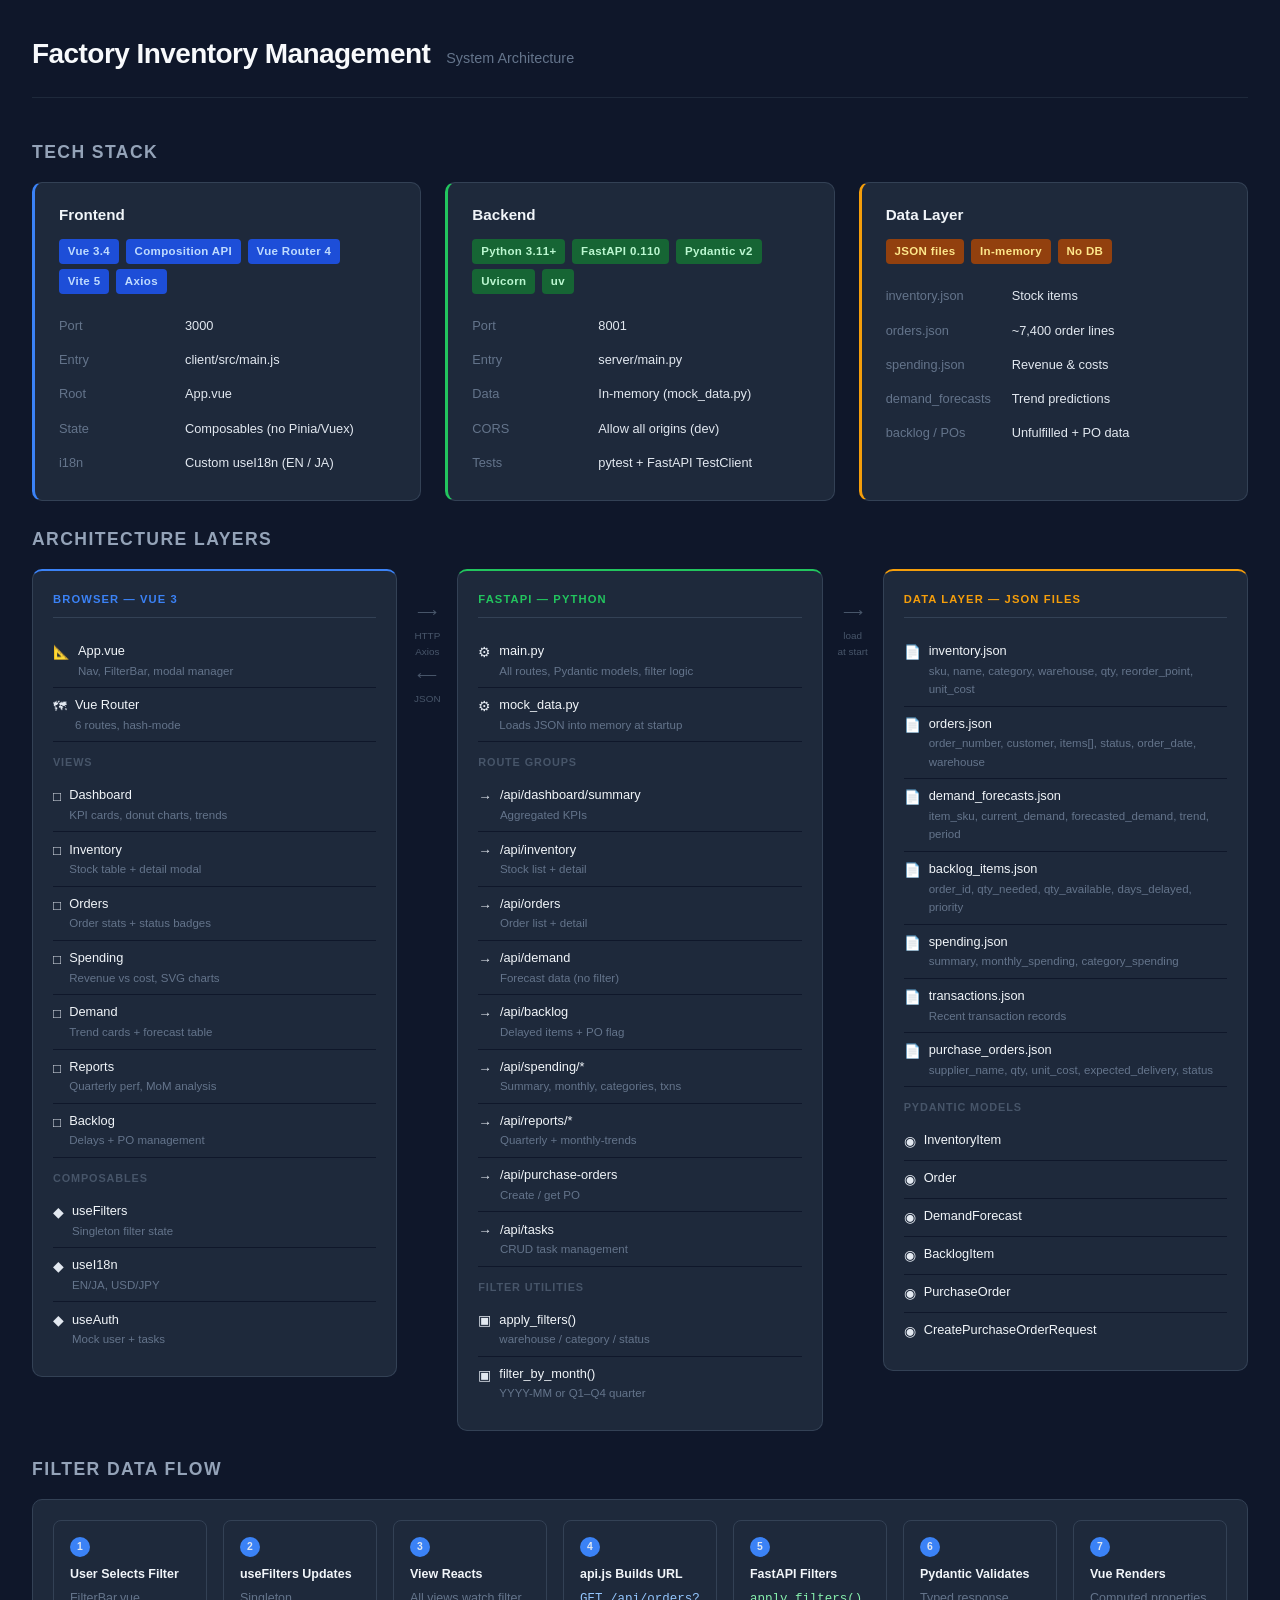
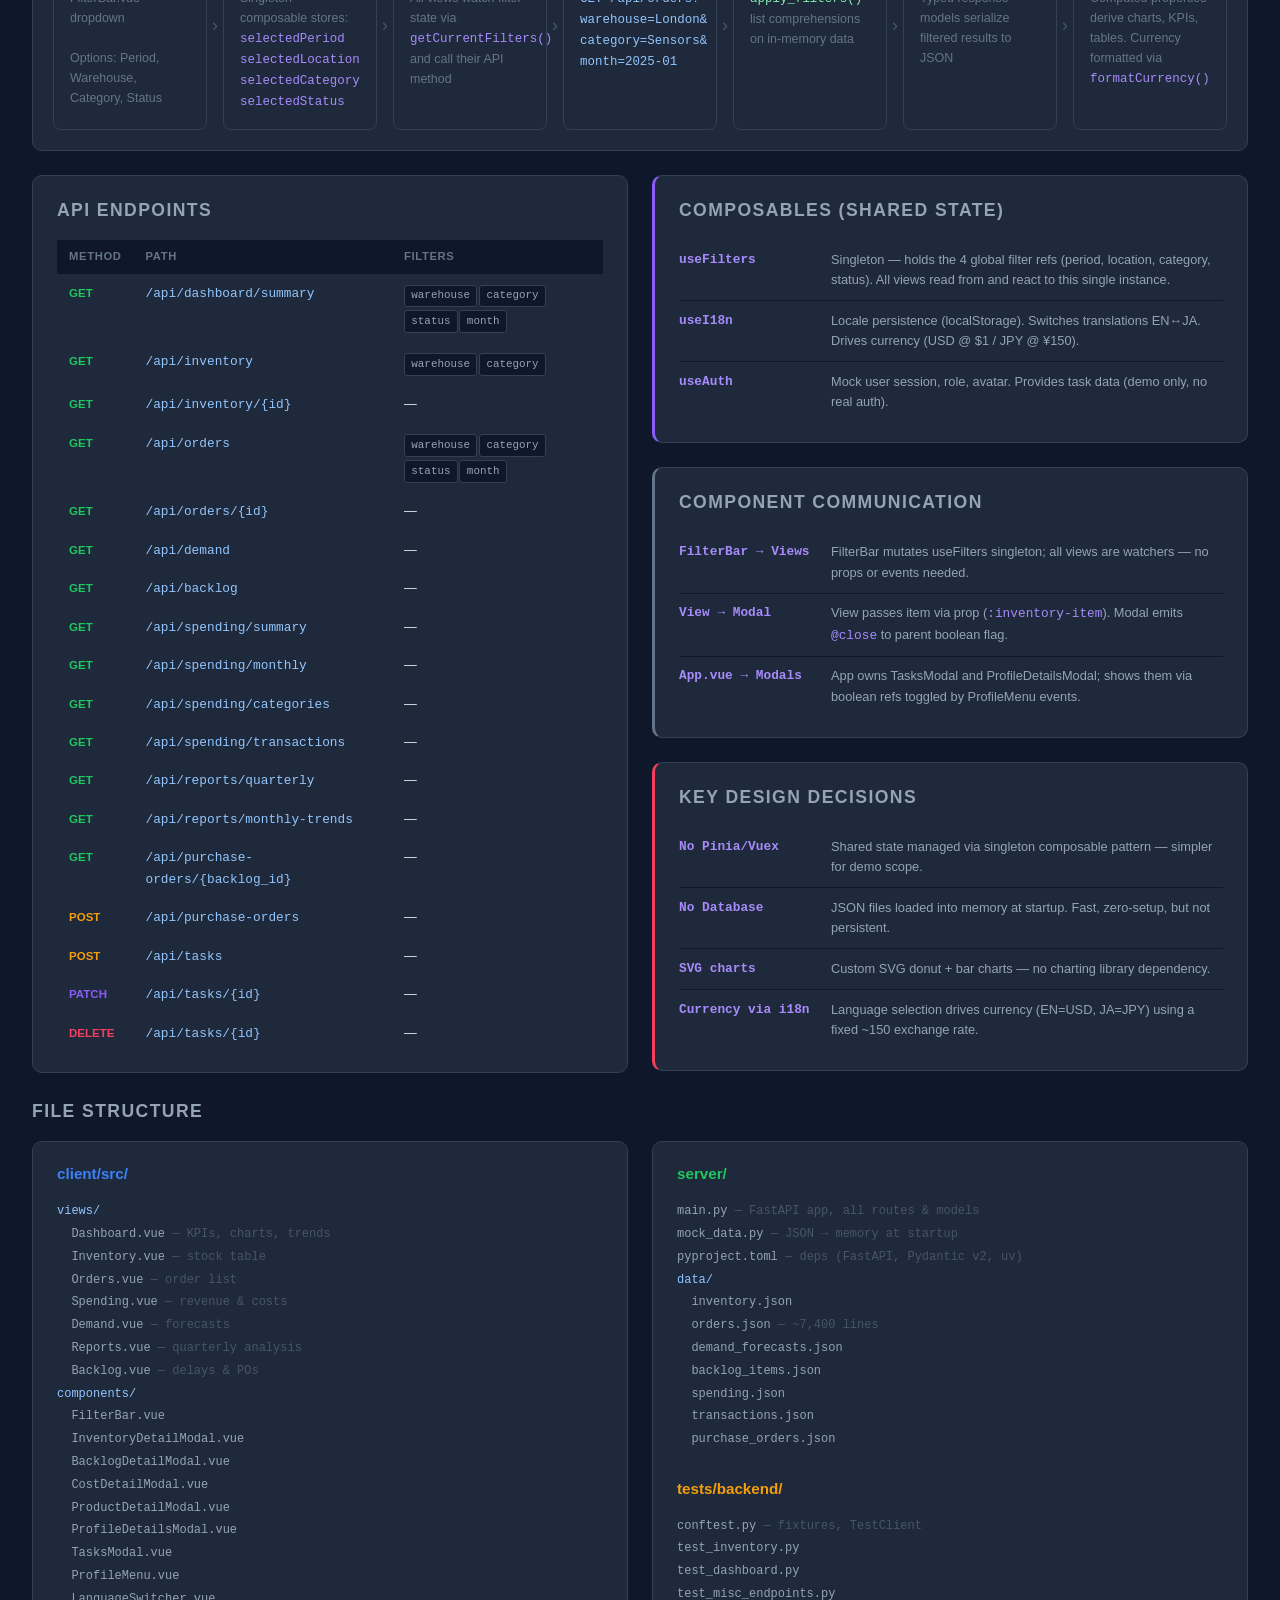
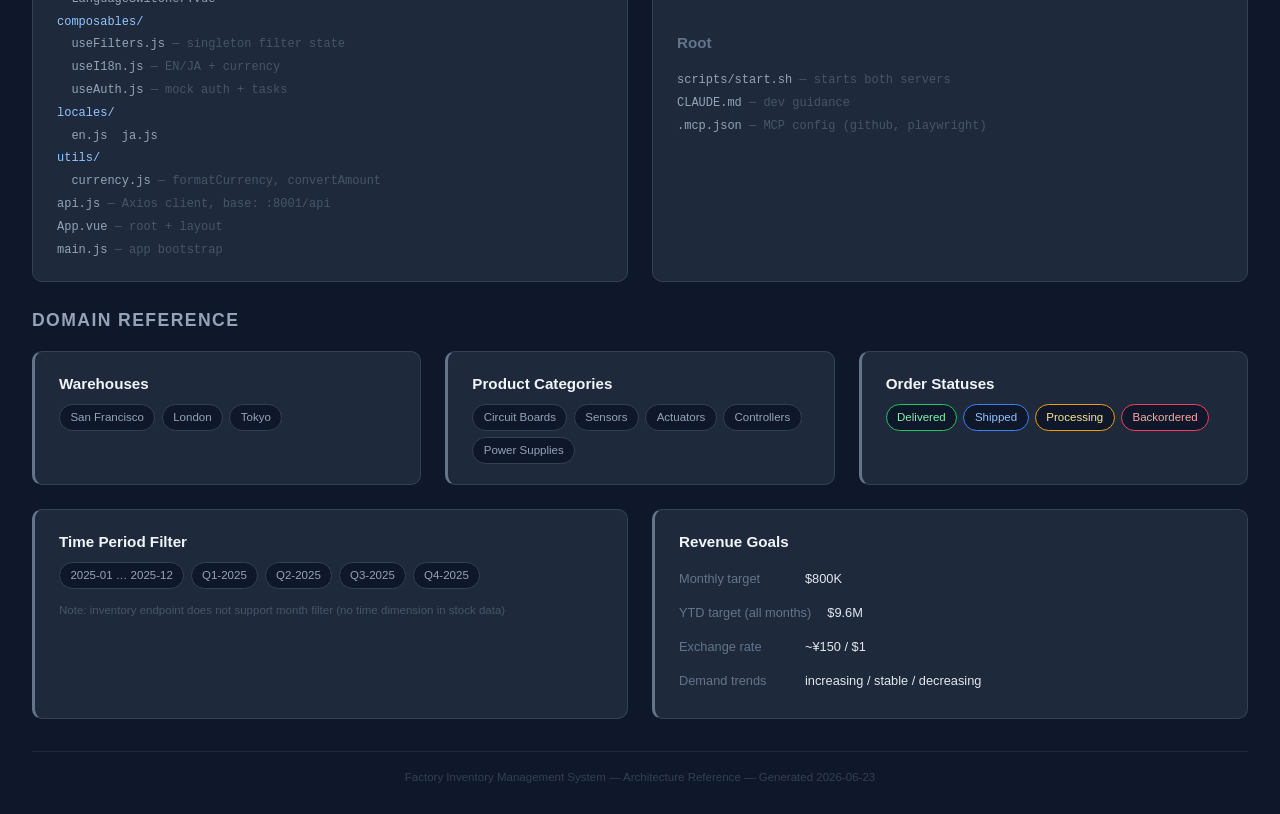
<file: docs/architecture.html>
<!DOCTYPE html>
<html lang="en">
<head>
  <meta charset="UTF-8" />
  <meta name="viewport" content="width=device-width, initial-scale=1.0" />
  <title>Architecture — Factory Inventory Management System</title>
  <style>
    *, *::before, *::after { box-sizing: border-box; margin: 0; padding: 0; }

    body {
      font-family: -apple-system, BlinkMacSystemFont, "Segoe UI", Roboto, sans-serif;
      background: #0f172a;
      color: #e2e8f0;
      line-height: 1.6;
      padding: 2rem;
    }

    h1 { font-size: 1.75rem; font-weight: 700; color: #f8fafc; letter-spacing: -0.02em; }
    h2 { font-size: 1.1rem; font-weight: 600; color: #94a3b8; text-transform: uppercase; letter-spacing: 0.08em; margin-bottom: 1rem; }
    h3 { font-size: 0.95rem; font-weight: 600; color: #f1f5f9; margin-bottom: 0.5rem; }

    .page-header {
      display: flex;
      align-items: baseline;
      gap: 1rem;
      margin-bottom: 2.5rem;
      border-bottom: 1px solid #1e293b;
      padding-bottom: 1.25rem;
    }
    .page-header .subtitle { color: #64748b; font-size: 0.9rem; }

    /* ── Layout ── */
    .grid-2 { display: grid; grid-template-columns: 1fr 1fr; gap: 1.5rem; margin-bottom: 1.5rem; }
    .grid-3 { display: grid; grid-template-columns: 1fr 1fr 1fr; gap: 1.5rem; margin-bottom: 1.5rem; }
    .section { margin-bottom: 1.5rem; }

    /* ── Cards ── */
    .card {
      background: #1e293b;
      border: 1px solid #334155;
      border-radius: 10px;
      padding: 1.25rem 1.5rem;
    }
    .card.accent-blue  { border-left: 3px solid #3b82f6; }
    .card.accent-green { border-left: 3px solid #22c55e; }
    .card.accent-amber { border-left: 3px solid #f59e0b; }
    .card.accent-violet{ border-left: 3px solid #8b5cf6; }
    .card.accent-slate { border-left: 3px solid #64748b; }
    .card.accent-rose  { border-left: 3px solid #f43f5e; }

    /* ── Tech badge ── */
    .badge {
      display: inline-block;
      padding: 0.2rem 0.55rem;
      border-radius: 4px;
      font-size: 0.72rem;
      font-weight: 600;
      letter-spacing: 0.03em;
      margin: 0.15rem 0.15rem 0.15rem 0;
    }
    .badge-blue   { background: #1d4ed8; color: #bfdbfe; }
    .badge-green  { background: #166534; color: #bbf7d0; }
    .badge-amber  { background: #92400e; color: #fde68a; }
    .badge-violet { background: #5b21b6; color: #ddd6fe; }
    .badge-slate  { background: #334155; color: #cbd5e1; }
    .badge-rose   { background: #9f1239; color: #fecdd3; }

    /* ── Architecture diagram ── */
    .arch-diagram {
      display: grid;
      grid-template-columns: 1fr 60px 1fr 60px 1fr;
      gap: 0;
      align-items: start;
      margin-bottom: 1.5rem;
    }
    .arch-layer {
      background: #1e293b;
      border: 1px solid #334155;
      border-radius: 10px;
      padding: 1.25rem;
    }
    .arch-layer .layer-title {
      font-size: 0.7rem;
      font-weight: 700;
      text-transform: uppercase;
      letter-spacing: 0.1em;
      margin-bottom: 1rem;
      padding-bottom: 0.5rem;
      border-bottom: 1px solid #334155;
    }
    .arch-arrow {
      display: flex;
      align-items: center;
      justify-content: center;
      font-size: 1.5rem;
      color: #475569;
      padding-top: 2rem;
    }
    .arch-item {
      display: flex;
      align-items: flex-start;
      gap: 0.5rem;
      padding: 0.45rem 0;
      border-bottom: 1px solid #0f172a;
      font-size: 0.8rem;
    }
    .arch-item:last-child { border-bottom: none; }
    .arch-item .icon { font-size: 0.85rem; flex-shrink: 0; margin-top: 0.05rem; }
    .arch-item .name { color: #f1f5f9; font-weight: 500; }
    .arch-item .desc { color: #64748b; font-size: 0.72rem; }

    /* ── Data flow ── */
    .flow-container {
      display: flex;
      align-items: stretch;
      gap: 0;
      overflow-x: auto;
    }
    .flow-step {
      flex: 1;
      min-width: 120px;
      background: #1e293b;
      border: 1px solid #334155;
      border-radius: 8px;
      padding: 1rem;
      font-size: 0.78rem;
    }
    .flow-step .step-num {
      display: inline-block;
      width: 20px;
      height: 20px;
      background: #3b82f6;
      border-radius: 50%;
      text-align: center;
      line-height: 20px;
      font-size: 0.65rem;
      font-weight: 700;
      margin-bottom: 0.5rem;
    }
    .flow-step .step-name { color: #f1f5f9; font-weight: 600; margin-bottom: 0.25rem; }
    .flow-step .step-detail { color: #64748b; }
    .flow-connector {
      display: flex;
      align-items: center;
      padding: 0 0.3rem;
      color: #475569;
      font-size: 1.2rem;
    }

    /* ── Endpoint table ── */
    table { width: 100%; border-collapse: collapse; font-size: 0.8rem; }
    th {
      text-align: left;
      padding: 0.5rem 0.75rem;
      background: #0f172a;
      color: #64748b;
      font-size: 0.7rem;
      font-weight: 600;
      text-transform: uppercase;
      letter-spacing: 0.06em;
    }
    td { padding: 0.5rem 0.75rem; border-top: 1px solid #1e293b; vertical-align: top; }
    tr:hover td { background: #253347; }
    .method { font-weight: 700; color: #22c55e; font-size: 0.72rem; }
    .endpoint { font-family: "SF Mono", "Fira Code", monospace; color: #93c5fd; }
    .filter-pill {
      display: inline-block;
      background: #0f172a;
      border: 1px solid #334155;
      border-radius: 3px;
      padding: 0.1rem 0.4rem;
      font-size: 0.68rem;
      font-family: monospace;
      color: #94a3b8;
      margin: 0.1rem 0.1rem 0.1rem 0;
    }

    /* ── File tree ── */
    .file-tree { font-family: "SF Mono", "Fira Code", monospace; font-size: 0.75rem; line-height: 1.9; }
    .file-tree .dir  { color: #93c5fd; }
    .file-tree .file { color: #94a3b8; }
    .file-tree .note { color: #475569; }

    /* ── Composable/State section ── */
    .composable-list { list-style: none; }
    .composable-list li {
      display: flex;
      gap: 0.75rem;
      padding: 0.6rem 0;
      border-bottom: 1px solid #0f172a;
      font-size: 0.8rem;
      align-items: flex-start;
    }
    .composable-list li:last-child { border-bottom: none; }
    .composable-name { font-family: monospace; color: #a78bfa; font-weight: 600; min-width: 140px; }
    .composable-desc { color: #94a3b8; }

    /* ── Pill group ── */
    .pill-group { display: flex; flex-wrap: wrap; gap: 0.4rem; margin-top: 0.5rem; }
    .pill {
      background: #0f172a;
      border: 1px solid #334155;
      border-radius: 20px;
      padding: 0.2rem 0.65rem;
      font-size: 0.72rem;
      color: #94a3b8;
    }

    /* ── Section label ── */
    .section-label {
      font-size: 0.7rem;
      font-weight: 700;
      text-transform: uppercase;
      letter-spacing: 0.1em;
      color: #475569;
      margin-bottom: 0.75rem;
    }

    /* ── Key-value ── */
    .kv-row { display: flex; gap: 1rem; padding: 0.4rem 0; border-bottom: 1px solid #1e293b; font-size: 0.8rem; }
    .kv-row:last-child { border-bottom: none; }
    .kv-key { color: #64748b; min-width: 110px; }
    .kv-val { color: #e2e8f0; }
  </style>
</head>
<body>

  <div class="page-header">
    <h1>Factory Inventory Management</h1>
    <span class="subtitle">System Architecture</span>
  </div>

  <!-- ── Tech Stack Overview ── -->
  <div class="section">
    <h2>Tech Stack</h2>
    <div class="grid-3">
      <div class="card accent-blue">
        <h3>Frontend</h3>
        <div style="margin-top:0.6rem;">
          <span class="badge badge-blue">Vue 3.4</span>
          <span class="badge badge-blue">Composition API</span>
          <span class="badge badge-blue">Vue Router 4</span>
          <span class="badge badge-blue">Vite 5</span>
          <span class="badge badge-blue">Axios</span>
        </div>
        <div class="kv-row" style="margin-top:0.85rem;"><span class="kv-key">Port</span><span class="kv-val">3000</span></div>
        <div class="kv-row"><span class="kv-key">Entry</span><span class="kv-val">client/src/main.js</span></div>
        <div class="kv-row"><span class="kv-key">Root</span><span class="kv-val">App.vue</span></div>
        <div class="kv-row"><span class="kv-key">State</span><span class="kv-val">Composables (no Pinia/Vuex)</span></div>
        <div class="kv-row"><span class="kv-key">i18n</span><span class="kv-val">Custom useI18n (EN / JA)</span></div>
      </div>
      <div class="card accent-green">
        <h3>Backend</h3>
        <div style="margin-top:0.6rem;">
          <span class="badge badge-green">Python 3.11+</span>
          <span class="badge badge-green">FastAPI 0.110</span>
          <span class="badge badge-green">Pydantic v2</span>
          <span class="badge badge-green">Uvicorn</span>
          <span class="badge badge-green">uv</span>
        </div>
        <div class="kv-row" style="margin-top:0.85rem;"><span class="kv-key">Port</span><span class="kv-val">8001</span></div>
        <div class="kv-row"><span class="kv-key">Entry</span><span class="kv-val">server/main.py</span></div>
        <div class="kv-row"><span class="kv-key">Data</span><span class="kv-val">In-memory (mock_data.py)</span></div>
        <div class="kv-row"><span class="kv-key">CORS</span><span class="kv-val">Allow all origins (dev)</span></div>
        <div class="kv-row"><span class="kv-key">Tests</span><span class="kv-val">pytest + FastAPI TestClient</span></div>
      </div>
      <div class="card accent-amber">
        <h3>Data Layer</h3>
        <div style="margin-top:0.6rem;">
          <span class="badge badge-amber">JSON files</span>
          <span class="badge badge-amber">In-memory</span>
          <span class="badge badge-amber">No DB</span>
        </div>
        <div class="kv-row" style="margin-top:0.85rem;"><span class="kv-key">inventory.json</span><span class="kv-val">Stock items</span></div>
        <div class="kv-row"><span class="kv-key">orders.json</span><span class="kv-val">~7,400 order lines</span></div>
        <div class="kv-row"><span class="kv-key">spending.json</span><span class="kv-val">Revenue & costs</span></div>
        <div class="kv-row"><span class="kv-key">demand_forecasts</span><span class="kv-val">Trend predictions</span></div>
        <div class="kv-row"><span class="kv-key">backlog / POs</span><span class="kv-val">Unfulfilled + PO data</span></div>
      </div>
    </div>
  </div>

  <!-- ── Architecture Diagram ── -->
  <div class="section">
    <h2>Architecture Layers</h2>
    <div class="arch-diagram">

      <!-- Frontend -->
      <div class="arch-layer" style="border-top: 2px solid #3b82f6;">
        <div class="layer-title" style="color:#3b82f6;">Browser — Vue 3</div>

        <div class="arch-item"><span class="icon">📐</span><div><div class="name">App.vue</div><div class="desc">Nav, FilterBar, modal manager</div></div></div>
        <div class="arch-item"><span class="icon">🗺</span><div><div class="name">Vue Router</div><div class="desc">6 routes, hash-mode</div></div></div>

        <div style="margin: 0.75rem 0 0.4rem; font-size:0.68rem; color:#475569; font-weight:700; text-transform:uppercase; letter-spacing:0.08em;">Views</div>
        <div class="arch-item"><span class="icon">□</span><div><div class="name">Dashboard</div><div class="desc">KPI cards, donut charts, trends</div></div></div>
        <div class="arch-item"><span class="icon">□</span><div><div class="name">Inventory</div><div class="desc">Stock table + detail modal</div></div></div>
        <div class="arch-item"><span class="icon">□</span><div><div class="name">Orders</div><div class="desc">Order stats + status badges</div></div></div>
        <div class="arch-item"><span class="icon">□</span><div><div class="name">Spending</div><div class="desc">Revenue vs cost, SVG charts</div></div></div>
        <div class="arch-item"><span class="icon">□</span><div><div class="name">Demand</div><div class="desc">Trend cards + forecast table</div></div></div>
        <div class="arch-item"><span class="icon">□</span><div><div class="name">Reports</div><div class="desc">Quarterly perf, MoM analysis</div></div></div>
        <div class="arch-item"><span class="icon">□</span><div><div class="name">Backlog</div><div class="desc">Delays + PO management</div></div></div>

        <div style="margin: 0.75rem 0 0.4rem; font-size:0.68rem; color:#475569; font-weight:700; text-transform:uppercase; letter-spacing:0.08em;">Composables</div>
        <div class="arch-item"><span class="icon">◆</span><div><div class="name">useFilters</div><div class="desc">Singleton filter state</div></div></div>
        <div class="arch-item"><span class="icon">◆</span><div><div class="name">useI18n</div><div class="desc">EN/JA, USD/JPY</div></div></div>
        <div class="arch-item"><span class="icon">◆</span><div><div class="name">useAuth</div><div class="desc">Mock user + tasks</div></div></div>
      </div>

      <!-- Arrow 1 -->
      <div class="arch-arrow">
        <div style="text-align:center;">
          <div style="font-size:0.9rem;">⟶</div>
          <div style="font-size:0.62rem; color:#475569; margin-top:0.25rem;">HTTP<br>Axios</div>
          <div style="font-size:0.9rem; margin-top:0.25rem;">⟵</div>
          <div style="font-size:0.62rem; color:#475569; margin-top:0.25rem;">JSON</div>
        </div>
      </div>

      <!-- Backend -->
      <div class="arch-layer" style="border-top: 2px solid #22c55e;">
        <div class="layer-title" style="color:#22c55e;">FastAPI — Python</div>

        <div class="arch-item"><span class="icon">⚙</span><div><div class="name">main.py</div><div class="desc">All routes, Pydantic models, filter logic</div></div></div>
        <div class="arch-item"><span class="icon">⚙</span><div><div class="name">mock_data.py</div><div class="desc">Loads JSON into memory at startup</div></div></div>

        <div style="margin: 0.75rem 0 0.4rem; font-size:0.68rem; color:#475569; font-weight:700; text-transform:uppercase; letter-spacing:0.08em;">Route Groups</div>
        <div class="arch-item"><span class="icon">→</span><div><div class="name">/api/dashboard/summary</div><div class="desc">Aggregated KPIs</div></div></div>
        <div class="arch-item"><span class="icon">→</span><div><div class="name">/api/inventory</div><div class="desc">Stock list + detail</div></div></div>
        <div class="arch-item"><span class="icon">→</span><div><div class="name">/api/orders</div><div class="desc">Order list + detail</div></div></div>
        <div class="arch-item"><span class="icon">→</span><div><div class="name">/api/demand</div><div class="desc">Forecast data (no filter)</div></div></div>
        <div class="arch-item"><span class="icon">→</span><div><div class="name">/api/backlog</div><div class="desc">Delayed items + PO flag</div></div></div>
        <div class="arch-item"><span class="icon">→</span><div><div class="name">/api/spending/*</div><div class="desc">Summary, monthly, categories, txns</div></div></div>
        <div class="arch-item"><span class="icon">→</span><div><div class="name">/api/reports/*</div><div class="desc">Quarterly + monthly-trends</div></div></div>
        <div class="arch-item"><span class="icon">→</span><div><div class="name">/api/purchase-orders</div><div class="desc">Create / get PO</div></div></div>
        <div class="arch-item"><span class="icon">→</span><div><div class="name">/api/tasks</div><div class="desc">CRUD task management</div></div></div>

        <div style="margin: 0.75rem 0 0.4rem; font-size:0.68rem; color:#475569; font-weight:700; text-transform:uppercase; letter-spacing:0.08em;">Filter Utilities</div>
        <div class="arch-item"><span class="icon">▣</span><div><div class="name">apply_filters()</div><div class="desc">warehouse / category / status</div></div></div>
        <div class="arch-item"><span class="icon">▣</span><div><div class="name">filter_by_month()</div><div class="desc">YYYY-MM or Q1–Q4 quarter</div></div></div>
      </div>

      <!-- Arrow 2 -->
      <div class="arch-arrow">
        <div style="text-align:center;">
          <div style="font-size:0.9rem;">⟶</div>
          <div style="font-size:0.62rem; color:#475569; margin-top:0.25rem;">load<br>at start</div>
        </div>
      </div>

      <!-- Data -->
      <div class="arch-layer" style="border-top: 2px solid #f59e0b;">
        <div class="layer-title" style="color:#f59e0b;">Data Layer — JSON Files</div>

        <div class="arch-item"><span class="icon">📄</span><div><div class="name">inventory.json</div><div class="desc">sku, name, category, warehouse, qty, reorder_point, unit_cost</div></div></div>
        <div class="arch-item"><span class="icon">📄</span><div><div class="name">orders.json</div><div class="desc">order_number, customer, items[], status, order_date, warehouse</div></div></div>
        <div class="arch-item"><span class="icon">📄</span><div><div class="name">demand_forecasts.json</div><div class="desc">item_sku, current_demand, forecasted_demand, trend, period</div></div></div>
        <div class="arch-item"><span class="icon">📄</span><div><div class="name">backlog_items.json</div><div class="desc">order_id, qty_needed, qty_available, days_delayed, priority</div></div></div>
        <div class="arch-item"><span class="icon">📄</span><div><div class="name">spending.json</div><div class="desc">summary, monthly_spending, category_spending</div></div></div>
        <div class="arch-item"><span class="icon">📄</span><div><div class="name">transactions.json</div><div class="desc">Recent transaction records</div></div></div>
        <div class="arch-item"><span class="icon">📄</span><div><div class="name">purchase_orders.json</div><div class="desc">supplier_name, qty, unit_cost, expected_delivery, status</div></div></div>

        <div style="margin: 0.75rem 0 0.4rem; font-size:0.68rem; color:#475569; font-weight:700; text-transform:uppercase; letter-spacing:0.08em;">Pydantic Models</div>
        <div class="arch-item"><span class="icon">◉</span><div><div class="name">InventoryItem</div></div></div>
        <div class="arch-item"><span class="icon">◉</span><div><div class="name">Order</div></div></div>
        <div class="arch-item"><span class="icon">◉</span><div><div class="name">DemandForecast</div></div></div>
        <div class="arch-item"><span class="icon">◉</span><div><div class="name">BacklogItem</div></div></div>
        <div class="arch-item"><span class="icon">◉</span><div><div class="name">PurchaseOrder</div></div></div>
        <div class="arch-item"><span class="icon">◉</span><div><div class="name">CreatePurchaseOrderRequest</div></div></div>
      </div>

    </div>
  </div>

  <!-- ── Filter Data Flow ── -->
  <div class="section">
    <h2>Filter Data Flow</h2>
    <div class="card" style="padding: 1.25rem;">
      <div class="flow-container">
        <div class="flow-step">
          <div class="step-num">1</div>
          <div class="step-name">User Selects Filter</div>
          <div class="step-detail">FilterBar.vue dropdown<br><br>Options: Period, Warehouse, Category, Status</div>
        </div>
        <div class="flow-connector">›</div>
        <div class="flow-step">
          <div class="step-num">2</div>
          <div class="step-name">useFilters Updates</div>
          <div class="step-detail">Singleton composable stores:<br><code style="color:#a78bfa">selectedPeriod<br>selectedLocation<br>selectedCategory<br>selectedStatus</code></div>
        </div>
        <div class="flow-connector">›</div>
        <div class="flow-step">
          <div class="step-num">3</div>
          <div class="step-name">View Reacts</div>
          <div class="step-detail">All views watch filter state via <code style="color:#a78bfa">getCurrentFilters()</code> and call their API method</div>
        </div>
        <div class="flow-connector">›</div>
        <div class="flow-step">
          <div class="step-num">4</div>
          <div class="step-name">api.js Builds URL</div>
          <div class="step-detail"><code style="color:#93c5fd">GET /api/orders?<br>warehouse=London&<br>category=Sensors&<br>month=2025-01</code></div>
        </div>
        <div class="flow-connector">›</div>
        <div class="flow-step">
          <div class="step-num">5</div>
          <div class="step-name">FastAPI Filters</div>
          <div class="step-detail"><code style="color:#86efac">apply_filters()</code><br>list comprehensions on in-memory data</div>
        </div>
        <div class="flow-connector">›</div>
        <div class="flow-step">
          <div class="step-num">6</div>
          <div class="step-name">Pydantic Validates</div>
          <div class="step-detail">Typed response models serialize filtered results to JSON</div>
        </div>
        <div class="flow-connector">›</div>
        <div class="flow-step">
          <div class="step-num">7</div>
          <div class="step-name">Vue Renders</div>
          <div class="step-detail">Computed properties derive charts, KPIs, tables. Currency formatted via <code style="color:#a78bfa">formatCurrency()</code></div>
        </div>
      </div>
    </div>
  </div>

  <!-- ── API Endpoints + Composables side by side ── -->
  <div class="grid-2">

    <!-- API Endpoints -->
    <div class="card">
      <h2>API Endpoints</h2>
      <table>
        <thead>
          <tr>
            <th>Method</th>
            <th>Path</th>
            <th>Filters</th>
          </tr>
        </thead>
        <tbody>
          <tr>
            <td><span class="method">GET</span></td>
            <td><span class="endpoint">/api/dashboard/summary</span></td>
            <td><span class="filter-pill">warehouse</span><span class="filter-pill">category</span><span class="filter-pill">status</span><span class="filter-pill">month</span></td>
          </tr>
          <tr>
            <td><span class="method">GET</span></td>
            <td><span class="endpoint">/api/inventory</span></td>
            <td><span class="filter-pill">warehouse</span><span class="filter-pill">category</span></td>
          </tr>
          <tr>
            <td><span class="method">GET</span></td>
            <td><span class="endpoint">/api/inventory/{id}</span></td>
            <td>—</td>
          </tr>
          <tr>
            <td><span class="method">GET</span></td>
            <td><span class="endpoint">/api/orders</span></td>
            <td><span class="filter-pill">warehouse</span><span class="filter-pill">category</span><span class="filter-pill">status</span><span class="filter-pill">month</span></td>
          </tr>
          <tr>
            <td><span class="method">GET</span></td>
            <td><span class="endpoint">/api/orders/{id}</span></td>
            <td>—</td>
          </tr>
          <tr>
            <td><span class="method">GET</span></td>
            <td><span class="endpoint">/api/demand</span></td>
            <td>—</td>
          </tr>
          <tr>
            <td><span class="method">GET</span></td>
            <td><span class="endpoint">/api/backlog</span></td>
            <td>—</td>
          </tr>
          <tr>
            <td><span class="method">GET</span></td>
            <td><span class="endpoint">/api/spending/summary</span></td>
            <td>—</td>
          </tr>
          <tr>
            <td><span class="method">GET</span></td>
            <td><span class="endpoint">/api/spending/monthly</span></td>
            <td>—</td>
          </tr>
          <tr>
            <td><span class="method">GET</span></td>
            <td><span class="endpoint">/api/spending/categories</span></td>
            <td>—</td>
          </tr>
          <tr>
            <td><span class="method">GET</span></td>
            <td><span class="endpoint">/api/spending/transactions</span></td>
            <td>—</td>
          </tr>
          <tr>
            <td><span class="method">GET</span></td>
            <td><span class="endpoint">/api/reports/quarterly</span></td>
            <td>—</td>
          </tr>
          <tr>
            <td><span class="method">GET</span></td>
            <td><span class="endpoint">/api/reports/monthly-trends</span></td>
            <td>—</td>
          </tr>
          <tr>
            <td><span class="method">GET</span></td>
            <td><span class="endpoint">/api/purchase-orders/{backlog_id}</span></td>
            <td>—</td>
          </tr>
          <tr>
            <td><span class="method" style="color:#f59e0b;">POST</span></td>
            <td><span class="endpoint">/api/purchase-orders</span></td>
            <td>—</td>
          </tr>
          <tr>
            <td><span class="method" style="color:#f59e0b;">POST</span></td>
            <td><span class="endpoint">/api/tasks</span></td>
            <td>—</td>
          </tr>
          <tr>
            <td><span class="method" style="color:#8b5cf6;">PATCH</span></td>
            <td><span class="endpoint">/api/tasks/{id}</span></td>
            <td>—</td>
          </tr>
          <tr>
            <td><span class="method" style="color:#f43f5e;">DELETE</span></td>
            <td><span class="endpoint">/api/tasks/{id}</span></td>
            <td>—</td>
          </tr>
        </tbody>
      </table>
    </div>

    <!-- Right column: composables + views -->
    <div style="display: flex; flex-direction: column; gap: 1.5rem;">

      <div class="card accent-violet">
        <h2>Composables (Shared State)</h2>
        <ul class="composable-list">
          <li>
            <span class="composable-name">useFilters</span>
            <span class="composable-desc">Singleton — holds the 4 global filter refs (period, location, category, status). All views read from and react to this single instance.</span>
          </li>
          <li>
            <span class="composable-name">useI18n</span>
            <span class="composable-desc">Locale persistence (localStorage). Switches translations EN↔JA. Drives currency (USD @ $1 / JPY @ ¥150).</span>
          </li>
          <li>
            <span class="composable-name">useAuth</span>
            <span class="composable-desc">Mock user session, role, avatar. Provides task data (demo only, no real auth).</span>
          </li>
        </ul>
      </div>

      <div class="card accent-slate">
        <h2>Component Communication</h2>
        <ul class="composable-list">
          <li>
            <span class="composable-name">FilterBar → Views</span>
            <span class="composable-desc">FilterBar mutates useFilters singleton; all views are watchers — no props or events needed.</span>
          </li>
          <li>
            <span class="composable-name">View → Modal</span>
            <span class="composable-desc">View passes item via prop (<code style="color:#a78bfa">:inventory-item</code>). Modal emits <code style="color:#a78bfa">@close</code> to parent boolean flag.</span>
          </li>
          <li>
            <span class="composable-name">App.vue → Modals</span>
            <span class="composable-desc">App owns TasksModal and ProfileDetailsModal; shows them via boolean refs toggled by ProfileMenu events.</span>
          </li>
        </ul>
      </div>

      <div class="card accent-rose">
        <h2>Key Design Decisions</h2>
        <ul class="composable-list">
          <li>
            <span class="composable-name">No Pinia/Vuex</span>
            <span class="composable-desc">Shared state managed via singleton composable pattern — simpler for demo scope.</span>
          </li>
          <li>
            <span class="composable-name">No Database</span>
            <span class="composable-desc">JSON files loaded into memory at startup. Fast, zero-setup, but not persistent.</span>
          </li>
          <li>
            <span class="composable-name">SVG charts</span>
            <span class="composable-desc">Custom SVG donut + bar charts — no charting library dependency.</span>
          </li>
          <li>
            <span class="composable-name">Currency via i18n</span>
            <span class="composable-desc">Language selection drives currency (EN=USD, JA=JPY) using a fixed ~150 exchange rate.</span>
          </li>
        </ul>
      </div>

    </div>
  </div>

  <!-- ── File Structure ── -->
  <div class="section">
    <h2>File Structure</h2>
    <div class="grid-2">
      <div class="card">
        <h3 style="margin-bottom:0.85rem; color:#3b82f6;">client/src/</h3>
        <div class="file-tree">
          <div><span class="dir">views/</span></div>
          <div>&nbsp;&nbsp;<span class="file">Dashboard.vue</span> <span class="note">— KPIs, charts, trends</span></div>
          <div>&nbsp;&nbsp;<span class="file">Inventory.vue</span> <span class="note">— stock table</span></div>
          <div>&nbsp;&nbsp;<span class="file">Orders.vue</span> <span class="note">— order list</span></div>
          <div>&nbsp;&nbsp;<span class="file">Spending.vue</span> <span class="note">— revenue & costs</span></div>
          <div>&nbsp;&nbsp;<span class="file">Demand.vue</span> <span class="note">— forecasts</span></div>
          <div>&nbsp;&nbsp;<span class="file">Reports.vue</span> <span class="note">— quarterly analysis</span></div>
          <div>&nbsp;&nbsp;<span class="file">Backlog.vue</span> <span class="note">— delays & POs</span></div>
          <div><span class="dir">components/</span></div>
          <div>&nbsp;&nbsp;<span class="file">FilterBar.vue</span></div>
          <div>&nbsp;&nbsp;<span class="file">InventoryDetailModal.vue</span></div>
          <div>&nbsp;&nbsp;<span class="file">BacklogDetailModal.vue</span></div>
          <div>&nbsp;&nbsp;<span class="file">CostDetailModal.vue</span></div>
          <div>&nbsp;&nbsp;<span class="file">ProductDetailModal.vue</span></div>
          <div>&nbsp;&nbsp;<span class="file">ProfileDetailsModal.vue</span></div>
          <div>&nbsp;&nbsp;<span class="file">TasksModal.vue</span></div>
          <div>&nbsp;&nbsp;<span class="file">ProfileMenu.vue</span></div>
          <div>&nbsp;&nbsp;<span class="file">LanguageSwitcher.vue</span></div>
          <div><span class="dir">composables/</span></div>
          <div>&nbsp;&nbsp;<span class="file">useFilters.js</span> <span class="note">— singleton filter state</span></div>
          <div>&nbsp;&nbsp;<span class="file">useI18n.js</span> <span class="note">— EN/JA + currency</span></div>
          <div>&nbsp;&nbsp;<span class="file">useAuth.js</span> <span class="note">— mock auth + tasks</span></div>
          <div><span class="dir">locales/</span></div>
          <div>&nbsp;&nbsp;<span class="file">en.js &nbsp;ja.js</span></div>
          <div><span class="dir">utils/</span></div>
          <div>&nbsp;&nbsp;<span class="file">currency.js</span> <span class="note">— formatCurrency, convertAmount</span></div>
          <div><span class="file">api.js</span> <span class="note">— Axios client, base: :8001/api</span></div>
          <div><span class="file">App.vue</span> <span class="note">— root + layout</span></div>
          <div><span class="file">main.js</span> <span class="note">— app bootstrap</span></div>
        </div>
      </div>
      <div class="card">
        <h3 style="margin-bottom:0.85rem; color:#22c55e;">server/</h3>
        <div class="file-tree">
          <div><span class="file">main.py</span> <span class="note">— FastAPI app, all routes & models</span></div>
          <div><span class="file">mock_data.py</span> <span class="note">— JSON → memory at startup</span></div>
          <div><span class="file">pyproject.toml</span> <span class="note">— deps (FastAPI, Pydantic v2, uv)</span></div>
          <div><span class="dir">data/</span></div>
          <div>&nbsp;&nbsp;<span class="file">inventory.json</span></div>
          <div>&nbsp;&nbsp;<span class="file">orders.json</span> <span class="note">— ~7,400 lines</span></div>
          <div>&nbsp;&nbsp;<span class="file">demand_forecasts.json</span></div>
          <div>&nbsp;&nbsp;<span class="file">backlog_items.json</span></div>
          <div>&nbsp;&nbsp;<span class="file">spending.json</span></div>
          <div>&nbsp;&nbsp;<span class="file">transactions.json</span></div>
          <div>&nbsp;&nbsp;<span class="file">purchase_orders.json</span></div>
        </div>
        <br/>
        <h3 style="margin-bottom:0.85rem; color:#f59e0b;">tests/backend/</h3>
        <div class="file-tree">
          <div><span class="file">conftest.py</span> <span class="note">— fixtures, TestClient</span></div>
          <div><span class="file">test_inventory.py</span></div>
          <div><span class="file">test_dashboard.py</span></div>
          <div><span class="file">test_misc_endpoints.py</span></div>
        </div>
        <br/>
        <h3 style="margin-bottom:0.85rem; color:#64748b;">Root</h3>
        <div class="file-tree">
          <div><span class="file">scripts/start.sh</span> <span class="note">— starts both servers</span></div>
          <div><span class="file">CLAUDE.md</span> <span class="note">— dev guidance</span></div>
          <div><span class="file">.mcp.json</span> <span class="note">— MCP config (github, playwright)</span></div>
        </div>
      </div>
    </div>
  </div>

  <!-- ── Domain Data ── -->
  <div class="section">
    <h2>Domain Reference</h2>
    <div class="grid-3">
      <div class="card accent-slate">
        <h3>Warehouses</h3>
        <div class="pill-group">
          <span class="pill">San Francisco</span>
          <span class="pill">London</span>
          <span class="pill">Tokyo</span>
        </div>
      </div>
      <div class="card accent-slate">
        <h3>Product Categories</h3>
        <div class="pill-group">
          <span class="pill">Circuit Boards</span>
          <span class="pill">Sensors</span>
          <span class="pill">Actuators</span>
          <span class="pill">Controllers</span>
          <span class="pill">Power Supplies</span>
        </div>
      </div>
      <div class="card accent-slate">
        <h3>Order Statuses</h3>
        <div class="pill-group">
          <span class="pill" style="border-color:#22c55e; color:#86efac;">Delivered</span>
          <span class="pill" style="border-color:#3b82f6; color:#93c5fd;">Shipped</span>
          <span class="pill" style="border-color:#f59e0b; color:#fde68a;">Processing</span>
          <span class="pill" style="border-color:#f43f5e; color:#fca5a5;">Backordered</span>
        </div>
      </div>
    </div>
    <div class="grid-2">
      <div class="card accent-slate">
        <h3>Time Period Filter</h3>
        <div class="pill-group">
          <span class="pill">2025-01 … 2025-12</span>
          <span class="pill">Q1-2025</span>
          <span class="pill">Q2-2025</span>
          <span class="pill">Q3-2025</span>
          <span class="pill">Q4-2025</span>
        </div>
        <div style="margin-top:0.75rem; font-size:0.72rem; color:#475569;">Note: inventory endpoint does not support month filter (no time dimension in stock data)</div>
      </div>
      <div class="card accent-slate">
        <h3>Revenue Goals</h3>
        <div class="kv-row"><span class="kv-key">Monthly target</span><span class="kv-val">$800K</span></div>
        <div class="kv-row"><span class="kv-key">YTD target (all months)</span><span class="kv-val">$9.6M</span></div>
        <div class="kv-row"><span class="kv-key">Exchange rate</span><span class="kv-val">~¥150 / $1</span></div>
        <div class="kv-row"><span class="kv-key">Demand trends</span><span class="kv-val">increasing / stable / decreasing</span></div>
      </div>
    </div>
  </div>

  <!-- footer -->
  <div style="border-top: 1px solid #1e293b; margin-top: 2rem; padding-top: 1rem; font-size: 0.72rem; color: #334155; text-align: center;">
    Factory Inventory Management System &mdash; Architecture Reference &mdash; Generated 2026-06-23
  </div>

</body>
</html>
</file>
